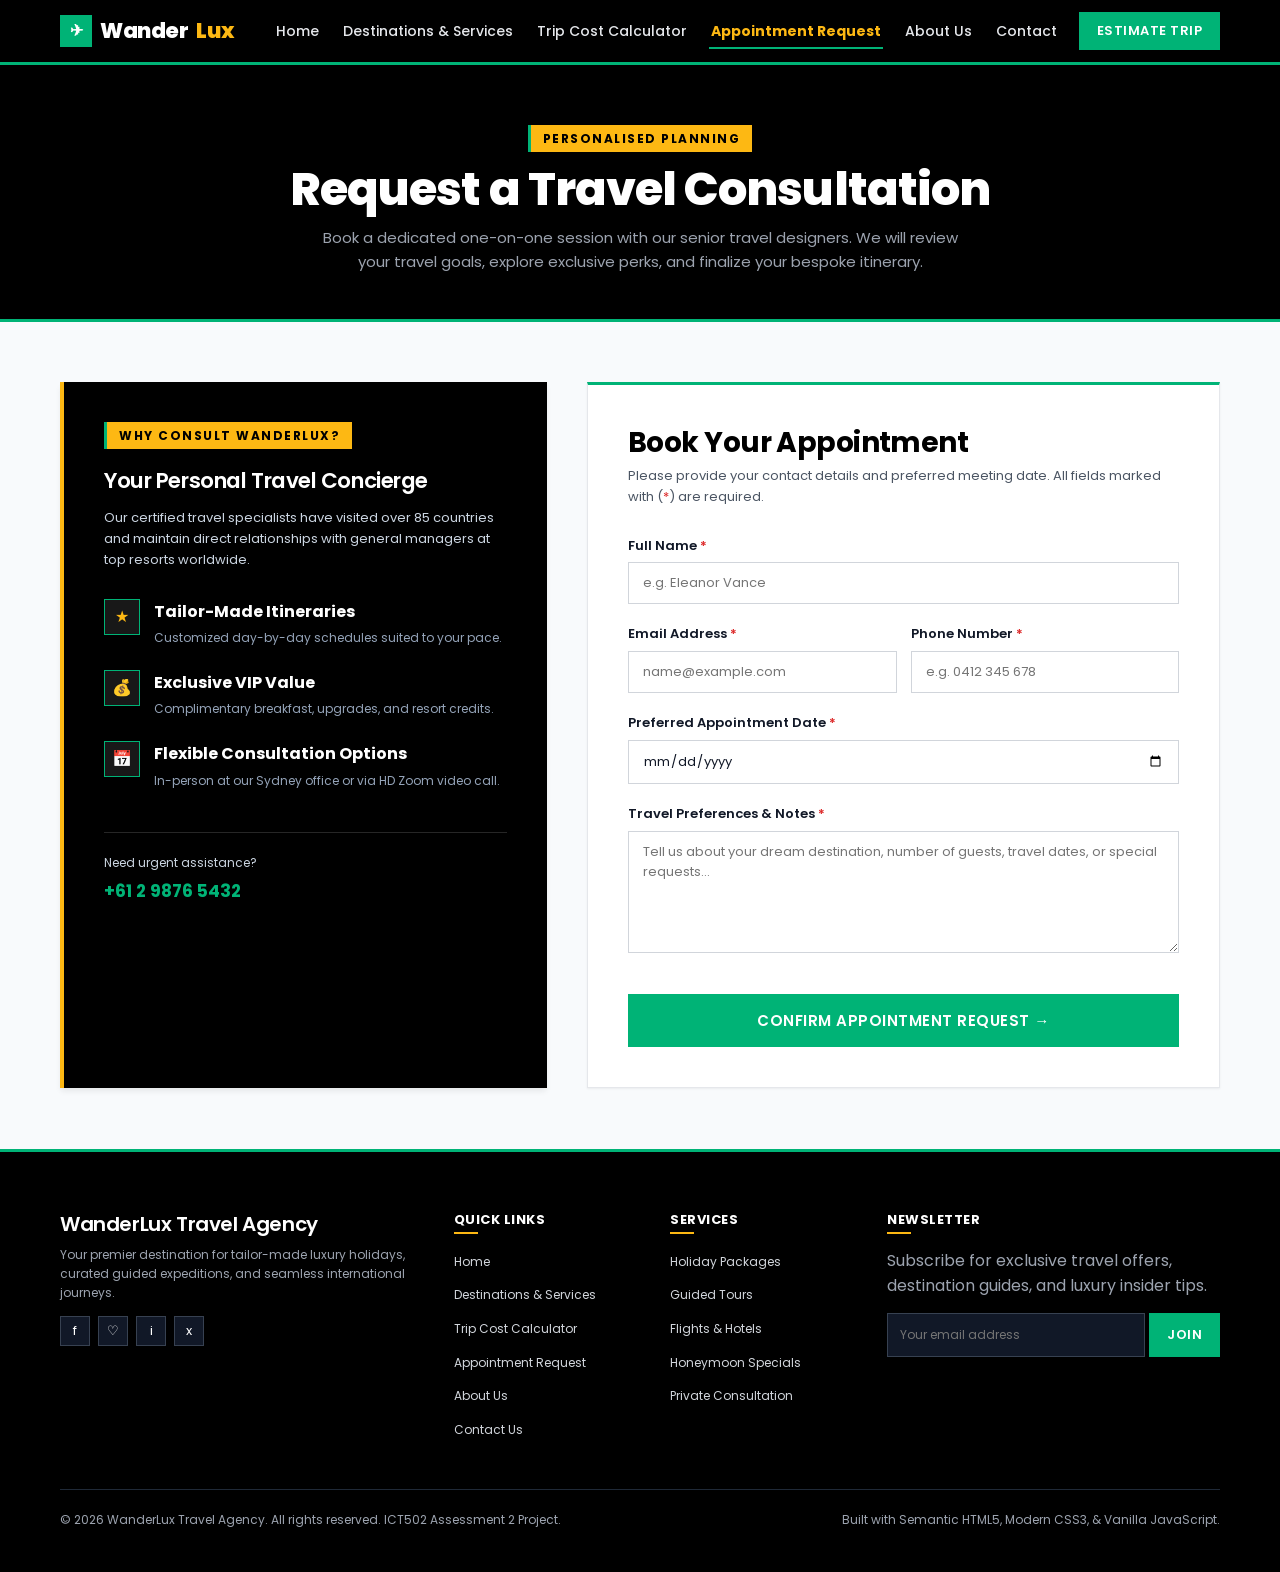
<file: appointment.html>
<!DOCTYPE html>
<html lang="en">
<head>
  <meta charset="UTF-8">
  <meta name="viewport" content="width=device-width, initial-scale=1.0">
  <meta name="description" content="Schedule a personalized holiday planning appointment with WanderLux travel consultants. Available in-person or via virtual video consultation.">
  <meta name="keywords" content="book travel consultant, travel appointment, holiday planning meeting, WanderLux booking">
  <meta name="author" content="WanderLux Travel Agency">
  <title>Appointment Request | WanderLux Travel Agency</title>
  
    <!-- Google Fonts: Poppins -->
  <link rel="preconnect" href="https://fonts.googleapis.com">
  <link rel="preconnect" href="https://fonts.gstatic.com" crossorigin>
  <link href="https://fonts.googleapis.com/css2?family=Poppins:wght@300;400;500;600;700;800&display=swap" rel="stylesheet">
  <!-- CSS Stylesheets -->
  <link rel="stylesheet" href="css/style.css">
  <link rel="stylesheet" href="css/animations.css">
  <link rel="stylesheet" href="css/responsive.css">
</head>
<body>

  <!-- ==================== Header & Navigation ==================== -->
  <header class="site-header" role="banner">
    <div class="container header-inner">
      <a href="index.html" class="brand-logo" aria-label="WanderLux Travel Agency Home">
        <div class="logo-icon">&#9992;</div>
        Wander<span>Lux</span>
      </a>

      <button class="mobile-nav-toggle" aria-expanded="false" aria-controls="main-navigation" aria-label="Toggle navigation menu">
        &#9776;
      </button>

      <nav class="main-nav" id="main-navigation" role="navigation" aria-label="Main Navigation">
        <ul class="nav-links">
          <li><a href="index.html" class="nav-link">Home</a></li>
          <li><a href="services.html" class="nav-link">Destinations & Services</a></li>
          <li><a href="calculator.html" class="nav-link">Trip Cost Calculator</a></li>
          <li><a href="appointment.html" class="nav-link active">Appointment Request</a></li>
          <li><a href="about.html" class="nav-link">About Us</a></li>
          <li><a href="contact.html" class="nav-link">Contact</a></li>
        </ul>
        <a href="calculator.html" class="btn btn-primary header-cta">Estimate Trip</a>
      </nav>
    </div>
  </header>

  <main id="main-content">
    <!-- ==================== Page Hero ==================== -->
    <section class="page-hero">
      <div class="container">
        <span class="section-badge">Personalised Planning</span>
        <h1>Request a Travel Consultation</h1>
        <p>Book a dedicated one-on-one session with our senior travel designers. We will review your travel goals, explore exclusive perks, and finalize your bespoke itinerary.</p>
      </div>
    </section>

    <!-- ==================== Appointment Section ==================== -->
    <section class="section-padding bg-secondary">
      <div class="container">
        <div class="contact-grid">
          
          <!-- Left Info Column -->
          <div class="contact-info-panel reveal-left">
            <span class="section-badge" class="section-badge">Why Consult WanderLux?</span>
            <h3 style="margin-top: 10px; margin-bottom: var(--space-md);">Your Personal Travel Concierge</h3>
            <p style="color: #cbd5e1; font-size: var(--font-size-sm); margin-bottom: var(--space-xl);">
              Our certified travel specialists have visited over 85 countries and maintain direct relationships with general managers at top resorts worldwide.
            </p>

            <div class="contact-item">
              <div class="contact-icon">&#9733;</div>
              <div>
                <strong style="display: block; color: white;">Tailor-Made Itineraries</strong>
                <span style="font-size: var(--font-size-xs); color: #94a3b8;">Customized day-by-day schedules suited to your pace.</span>
              </div>
            </div>

            <div class="contact-item">
              <div class="contact-icon">&#128176;</div>
              <div>
                <strong style="display: block; color: white;">Exclusive VIP Value</strong>
                <span style="font-size: var(--font-size-xs); color: #94a3b8;">Complimentary breakfast, upgrades, and resort credits.</span>
              </div>
            </div>

            <div class="contact-item">
              <div class="contact-icon">&#128197;</div>
              <div>
                <strong style="display: block; color: white;">Flexible Consultation Options</strong>
                <span style="font-size: var(--font-size-xs); color: #94a3b8;">In-person at our Sydney office or via HD Zoom video call.</span>
              </div>
            </div>

            <div style="margin-top: var(--space-2xl); padding-top: var(--space-lg); border-top: 1px solid rgba(255,255,255,0.15);">
              <p style="color: #cbd5e1; font-size: var(--font-size-xs); margin-bottom: 6px;">Need urgent assistance?</p>
              <p style="color: var(--brand-green); font-size: var(--font-size-lg); font-weight: 700; margin-bottom: 0;">+61 2 9876 5432</p>
            </div>
          </div>

          <!-- Right: Appointment Booking Form -->
          <div class="card reveal-right" style="padding: var(--space-2xl);">
            <h2 style="font-size: 1.75rem; margin-bottom: 6px;">Book Your Appointment</h2>
            <p style="color: var(--text-muted); font-size: var(--font-size-sm); margin-bottom: var(--space-xl);">
              Please provide your contact details and preferred meeting date. All fields marked with (<span style="color: var(--error);">*</span>) are required.
            </p>

            <form id="appointment-form" novalidate>
              
              <!-- Full Name -->
              <div class="form-group">
                <label for="appt-name" class="form-label">Full Name <span class="required">*</span></label>
                <input type="text" id="appt-name" class="form-control" placeholder="e.g. Eleanor Vance" required aria-required="true">
                <div class="form-error">Please enter your full name (minimum 2 characters).</div>
              </div>

              <!-- Email and Phone in a Row -->
              <div class="form-row">
                <div class="form-group">
                  <label for="appt-email" class="form-label">Email Address <span class="required">*</span></label>
                  <input type="email" id="appt-email" class="form-control" placeholder="name@example.com" required aria-required="true">
                  <div class="form-error">Please enter a valid email address.</div>
                </div>

                <div class="form-group">
                  <label for="appt-phone" class="form-label">Phone Number <span class="required">*</span></label>
                  <input type="tel" id="appt-phone" class="form-control" placeholder="e.g. 0412 345 678" required aria-required="true">
                  <div class="form-error">Please enter a valid contact phone number.</div>
                </div>
              </div>

              <!-- Preferred Date -->
              <div class="form-group">
                <label for="appt-date" class="form-label">Preferred Appointment Date <span class="required">*</span></label>
                <input type="date" id="appt-date" class="form-control" required aria-required="true">
                <div class="form-error">Please select a future consultation date.</div>
              </div>

              <!-- Message / Details -->
              <div class="form-group">
                <label for="appt-message" class="form-label">Travel Preferences & Notes <span class="required">*</span></label>
                <textarea id="appt-message" class="form-control" rows="5" placeholder="Tell us about your dream destination, number of guests, travel dates, or special requests..." required aria-required="true"></textarea>
                <div class="form-error">Please write a brief summary of your travel plans (minimum 10 characters).</div>
              </div>

              <button type="submit" class="btn btn-primary btn-block btn-lg" style="margin-top: var(--space-md);">
                Confirm Appointment Request &rarr;
              </button>
            </form>
          </div>

        </div>
      </div>
    </section>
  </main>

  <!-- ==================== Footer ==================== -->
  <footer class="site-footer" role="contentinfo">
    <div class="container">
      <div class="footer-grid">
        <div class="footer-brand">
          <h4>WanderLux Travel Agency</h4>
          <p>Your premier destination for tailor-made luxury holidays, curated guided expeditions, and seamless international journeys.</p>
          <div class="social-links">
            <a href="#" class="social-icon" aria-label="Facebook">&#102;</a>
            <a href="#" class="social-icon" aria-label="Instagram">&#9825;</a>
            <a href="#" class="social-icon" aria-label="LinkedIn">&#105;</a>
            <a href="#" class="social-icon" aria-label="Twitter">&#120;</a>
          </div>
        </div>

        <div class="footer-col">
          <h5>Quick Links</h5>
          <ul class="footer-links">
            <li><a href="index.html">Home</a></li>
            <li><a href="services.html">Destinations & Services</a></li>
            <li><a href="calculator.html">Trip Cost Calculator</a></li>
            <li><a href="appointment.html">Appointment Request</a></li>
            <li><a href="about.html">About Us</a></li>
            <li><a href="contact.html">Contact Us</a></li>
          </ul>
        </div>

        <div class="footer-col">
          <h5>Services</h5>
          <ul class="footer-links">
            <li><a href="services.html#holiday-packages">Holiday Packages</a></li>
            <li><a href="services.html#guided-tours">Guided Tours</a></li>
            <li><a href="services.html#flights-hotels">Flights & Hotels</a></li>
            <li><a href="services.html#honeymoon">Honeymoon Specials</a></li>
            <li><a href="appointment.html">Private Consultation</a></li>
          </ul>
        </div>

        <div class="footer-col">
          <h5>Newsletter</h5>
          <p>Subscribe for exclusive travel offers, destination guides, and luxury insider tips.</p>
          <form class="newsletter-form" onsubmit="event.preventDefault(); alert('Thank you for subscribing to WanderLux Travel Newsletter!');">
            <input type="email" placeholder="Your email address" required aria-label="Email address for newsletter">
            <button type="submit" class="btn btn-primary" style="padding: 10px 16px;">Join</button>
          </form>
        </div>
      </div>

      <div class="footer-bottom">
        <p>&copy; <span id="current-year">2026</span> WanderLux Travel Agency. All rights reserved. ICT502 Assessment 2 Project.</p>
        <p>Built with Semantic HTML5, Modern CSS3, & Vanilla JavaScript.</p>
      </div>
    </div>
  </footer>

  <!-- JavaScript Scripts -->
  <script src="js/main.js"></script>
  <script src="js/forms.js"></script>
</body>
</html>
</file>
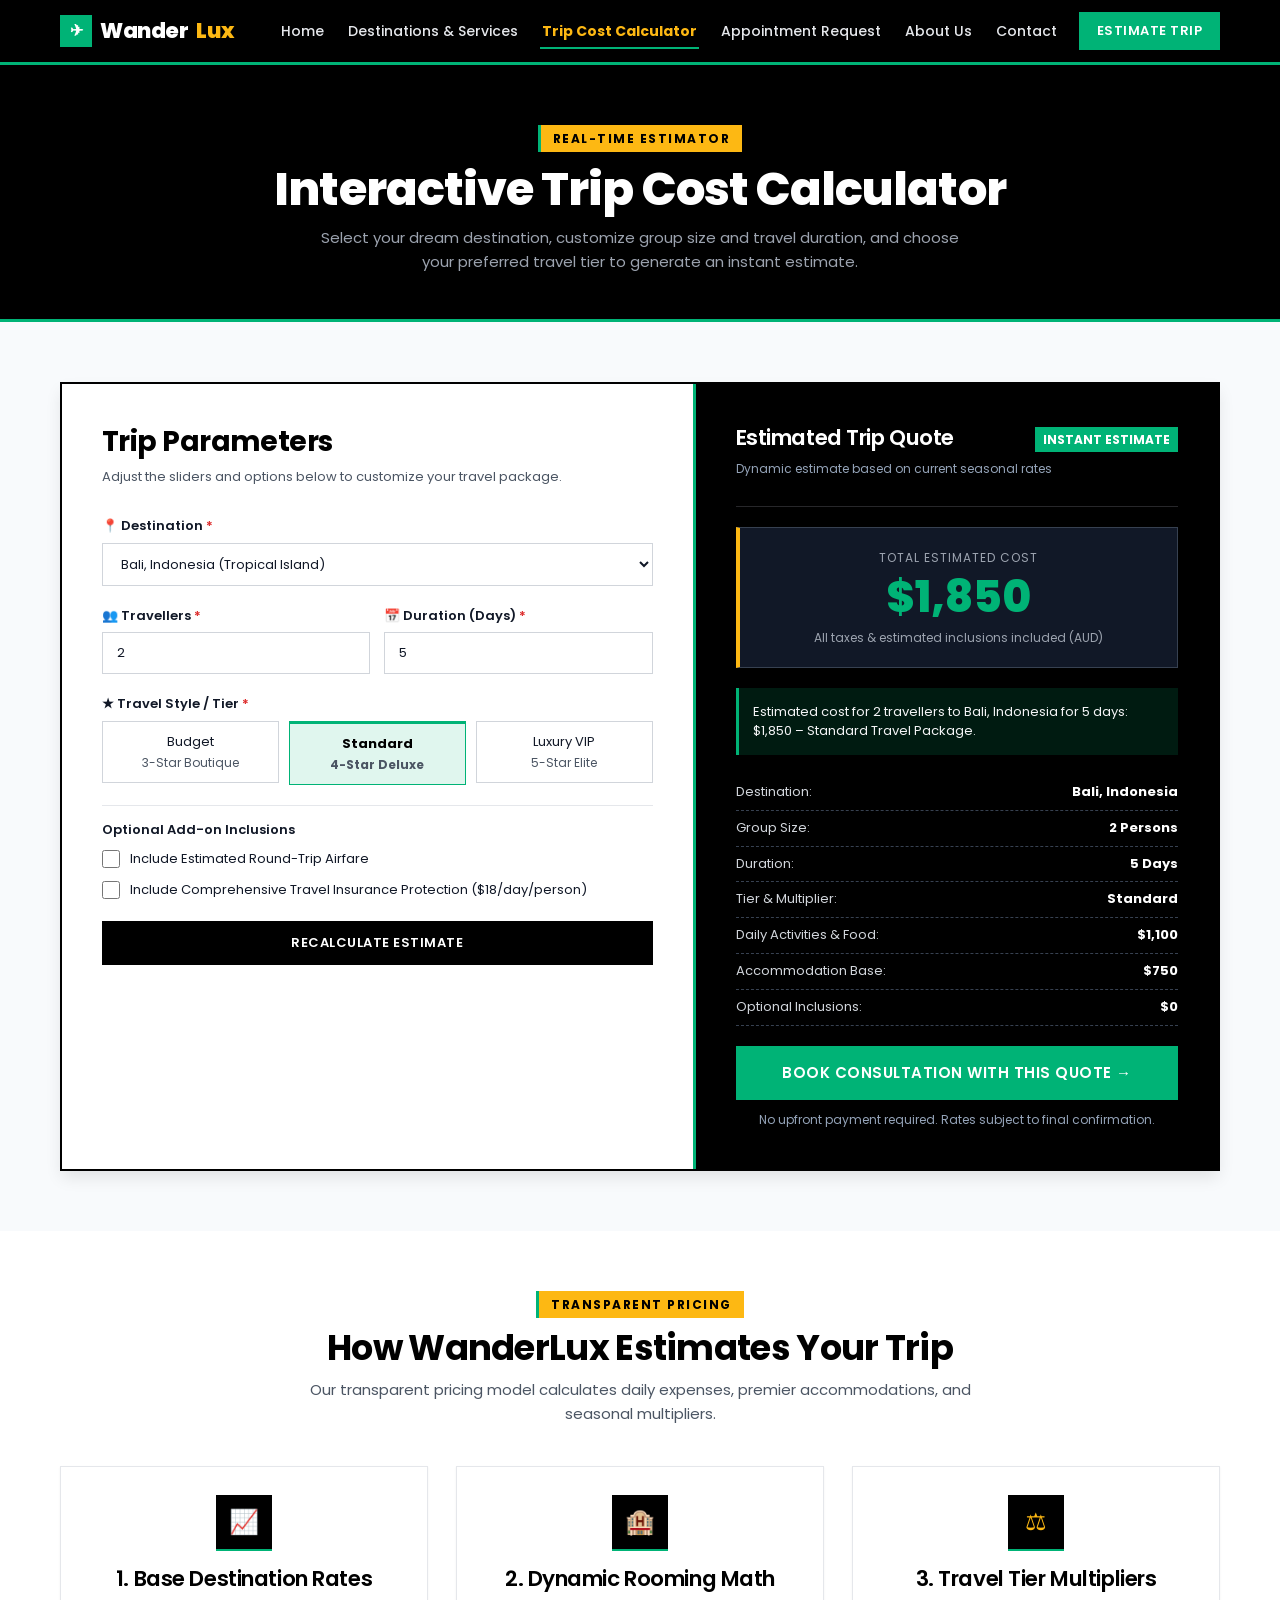
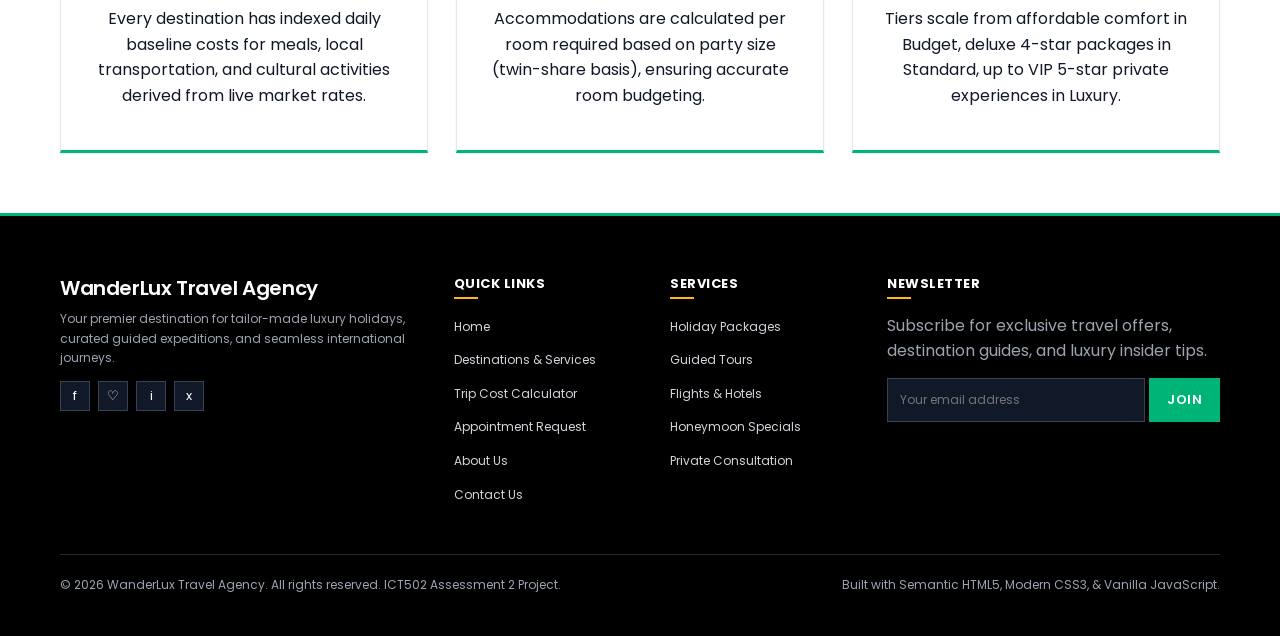
<file: calculator.html>
<!DOCTYPE html>
<html lang="en">
<head>
  <meta charset="UTF-8">
  <meta name="viewport" content="width=device-width, initial-scale=1.0">
  <meta name="description" content="Calculate and estimate your holiday costs with WanderLux's interactive Trip Cost Calculator. Customise destination, travellers, duration, and luxury travel style.">
  <meta name="keywords" content="trip cost calculator, travel budget planner, vacation estimator, WanderLux holiday cost, travel quote">
  <meta name="author" content="WanderLux Travel Agency">
  <title>Trip Cost Calculator | WanderLux Travel Agency</title>
  
    <!-- Google Fonts: Poppins -->
  <link rel="preconnect" href="https://fonts.googleapis.com">
  <link rel="preconnect" href="https://fonts.gstatic.com" crossorigin>
  <link href="https://fonts.googleapis.com/css2?family=Poppins:wght@300;400;500;600;700;800&display=swap" rel="stylesheet">
  <!-- CSS Stylesheets -->
  <link rel="stylesheet" href="css/style.css">
  <link rel="stylesheet" href="css/animations.css">
  <link rel="stylesheet" href="css/responsive.css">
</head>
<body>

  <!-- ==================== Header & Navigation ==================== -->
  <header class="site-header" role="banner">
    <div class="container header-inner">
      <a href="index.html" class="brand-logo" aria-label="WanderLux Travel Agency Home">
        <div class="logo-icon">&#9992;</div>
        Wander<span>Lux</span>
      </a>

      <button class="mobile-nav-toggle" aria-expanded="false" aria-controls="main-navigation" aria-label="Toggle navigation menu">
        &#9776;
      </button>

      <nav class="main-nav" id="main-navigation" role="navigation" aria-label="Main Navigation">
        <ul class="nav-links">
          <li><a href="index.html" class="nav-link">Home</a></li>
          <li><a href="services.html" class="nav-link">Destinations & Services</a></li>
          <li><a href="calculator.html" class="nav-link active">Trip Cost Calculator</a></li>
          <li><a href="appointment.html" class="nav-link">Appointment Request</a></li>
          <li><a href="about.html" class="nav-link">About Us</a></li>
          <li><a href="contact.html" class="nav-link">Contact</a></li>
        </ul>
        <a href="calculator.html" class="btn btn-primary header-cta">Estimate Trip</a>
      </nav>
    </div>
  </header>

  <main id="main-content">
    <!-- ==================== Page Hero ==================== -->
    <section class="page-hero">
      <div class="container">
        <span class="section-badge">Real-Time Estimator</span>
        <h1>Interactive Trip Cost Calculator</h1>
        <p>Select your dream destination, customize group size and travel duration, and choose your preferred travel tier to generate an instant estimate.</p>
      </div>
    </section>

    <!-- ==================== Calculator Main Section ==================== -->
    <section class="section-padding bg-secondary">
      <div class="container">
        
        <div class="calculator-wrapper reveal">
          <div class="calculator-grid">
            
            <!-- Left Side: Interactive Input Form -->
            <div class="calculator-form-side">
              <h2 style="font-size: 1.75rem; margin-bottom: 8px;">Trip Parameters</h2>
              <p style="color: var(--text-muted); font-size: var(--font-size-sm); margin-bottom: var(--space-xl);">
                Adjust the sliders and options below to customize your travel package.
              </p>

              <form id="trip-calculator-form">
                
                <!-- Destination Selection -->
                <div class="form-group">
                  <label for="calc-destination" class="form-label">
                    <span>&#128205;</span> Destination <span class="required">*</span>
                  </label>
                  <select id="calc-destination" class="form-control" aria-label="Select Destination">
                    <option value="bali" selected>Bali, Indonesia (Tropical Island)</option>
                    <option value="paris">Paris, France (Romantic Heritage)</option>
                    <option value="tokyo">Tokyo, Japan (Modern & Cultural)</option>
                    <option value="maldives">Maldives Overwater Resort (Luxury Island)</option>
                    <option value="rome">Rome, Italy (Historical Renaissance)</option>
                    <option value="queenstown">Queenstown, New Zealand (Alpine Adventure)</option>
                    <option value="newyork">New York, USA (Metropolitan Grand)</option>
                    <option value="goldcoast">Gold Coast, Australia (Coastal Sun)</option>
                  </select>
                </div>

                <!-- Number of Travellers & Duration (Row) -->
                <div class="form-row">
                  <div class="form-group">
                    <label for="calc-travelers" class="form-label">
                      <span>&#128101;</span> Travellers <span class="required">*</span>
                    </label>
                    <input type="number" id="calc-travelers" class="form-control" value="2" min="1" max="30" step="1" required aria-label="Number of travellers">
                  </div>

                  <div class="form-group">
                    <label for="calc-days" class="form-label">
                      <span>&#128197;</span> Duration (Days) <span class="required">*</span>
                    </label>
                    <input type="number" id="calc-days" class="form-control" value="5" min="1" max="90" step="1" required aria-label="Number of days">
                  </div>
                </div>

                <!-- Travel Style Radio Selection -->
                <div class="form-group">
                  <label class="form-label">
                    <span>&#9733;</span> Travel Style / Tier <span class="required">*</span>
                  </label>
                  <div class="radio-pill-group">
                    <div>
                      <input type="radio" id="style-budget" name="calc-style" value="budget" class="radio-pill-input">
                      <label for="style-budget" class="radio-pill-label">
                        <span class="radio-pill-title">Budget</span>
                        <span class="radio-pill-desc">3-Star Boutique</span>
                      </label>
                    </div>

                    <div>
                      <input type="radio" id="style-standard" name="calc-style" value="standard" class="radio-pill-input" checked>
                      <label for="style-standard" class="radio-pill-label">
                        <span class="radio-pill-title">Standard</span>
                        <span class="radio-pill-desc">4-Star Deluxe</span>
                      </label>
                    </div>

                    <div>
                      <input type="radio" id="style-luxury" name="calc-style" value="luxury" class="radio-pill-input">
                      <label for="style-luxury" class="radio-pill-label">
                        <span class="radio-pill-title">Luxury VIP</span>
                        <span class="radio-pill-desc">5-Star Elite</span>
                      </label>
                    </div>
                  </div>
                </div>

                <!-- Optional Add-ons -->
                <div class="form-group" style="border-top: 1px solid var(--border-light); padding-top: var(--space-md); margin-top: var(--space-md);">
                  <label class="form-label">Optional Add-on Inclusions</label>
                  
                  <div style="display: flex; flex-direction: column; gap: 10px; margin-top: 8px;">
                    <label style="display: flex; align-items: center; gap: 10px; font-size: var(--font-size-sm); cursor: pointer;">
                      <input type="checkbox" id="calc-flights" style="width: 18px; height: 18px; accent-color: var(--brand-green);">
                      <span>Include Estimated Round-Trip Airfare</span>
                    </label>

                    <label style="display: flex; align-items: center; gap: 10px; font-size: var(--font-size-sm); cursor: pointer;">
                      <input type="checkbox" id="calc-insurance" style="width: 18px; height: 18px; accent-color: var(--brand-green);">
                      <span>Include Comprehensive Travel Insurance Protection ($18/day/person)</span>
                    </label>
                  </div>
                </div>

                <div style="margin-top: var(--space-lg);">
                  <button type="submit" class="btn btn-navy btn-block">Recalculate Estimate</button>
                </div>
              </form>
            </div>

            <!-- Right Side: Real-time Calculation Result -->
            <div class="calculator-result-side">
              <div>
                <div class="result-card-header">
                  <div style="display: flex; justify-content: space-between; align-items: center;">
                    <h3>Estimated Trip Quote</h3>
                    <span class="result-badge">Instant Estimate</span>
                  </div>
                  <p style="font-size: var(--font-size-xs); color: #94a3b8; margin-top: 4px;">Dynamic estimate based on current seasonal rates</p>
                </div>

                <!-- Grand Total Display Box -->
                <div class="price-display-box">
                  <div class="price-label">Total Estimated Cost</div>
                  <div class="price-amount" id="display-total-cost">$2,450</div>
                  <div class="price-subtext">All taxes & estimated inclusions included (AUD)</div>
                </div>

                <!-- Exact Assignment Formatted Summary Statement -->
                <div class="result-summary-note" id="display-summary-note">
                  Estimated cost for 2 travellers to Bali, Indonesia for 5 days: $2,450 – Standard Travel Package.
                </div>

                <!-- Breakdown Breakdown -->
                <div class="breakdown-list">
                  <div class="breakdown-item">
                    <span>Destination:</span>
                    <strong id="breakdown-dest">Bali, Indonesia</strong>
                  </div>
                  <div class="breakdown-item">
                    <span>Group Size:</span>
                    <strong id="breakdown-travelers">2 Persons</strong>
                  </div>
                  <div class="breakdown-item">
                    <span>Duration:</span>
                    <strong id="breakdown-days">5 Days</strong>
                  </div>
                  <div class="breakdown-item">
                    <span>Tier & Multiplier:</span>
                    <strong id="breakdown-style">Standard (1.0x)</strong>
                  </div>
                  <div class="breakdown-item">
                    <span>Daily Activities & Food:</span>
                    <strong id="breakdown-daily-base">$1,100</strong>
                  </div>
                  <div class="breakdown-item">
                    <span>Accommodation Base:</span>
                    <strong id="breakdown-accom">$1,350</strong>
                  </div>
                  <div class="breakdown-item">
                    <span>Optional Inclusions:</span>
                    <strong id="breakdown-addons">$0</strong>
                  </div>
                </div>
              </div>

              <div>
                <a href="appointment.html" id="btn-book-quote" class="btn btn-primary btn-block btn-lg" style="box-shadow: 0 4px 15px rgba(0,0,0,0.3);">
                  Book Consultation With This Quote &rarr;
                </a>
                <p style="text-align: center; font-size: var(--font-size-xs); color: #94a3b8; margin-top: 10px; margin-bottom: 0;">
                  No upfront payment required. Rates subject to final confirmation.
                </p>
              </div>

            </div>

          </div>
        </div>

      </div>
    </section>

    <!-- ==================== How It Works Info ==================== -->
    <section class="section-padding">
      <div class="container">
        <div class="section-title-wrap reveal">
          <span class="section-badge">Transparent Pricing</span>
          <h2 class="section-title">How WanderLux Estimates Your Trip</h2>
          <p class="section-subtitle">Our transparent pricing model calculates daily expenses, premier accommodations, and seasonal multipliers.</p>
        </div>

        <div class="grid-3">
          <div class="feature-box reveal delay-100">
            <div class="feature-icon">&#128200;</div>
            <h3>1. Base Destination Rates</h3>
            <p>Every destination has indexed daily baseline costs for meals, local transportation, and cultural activities derived from live market rates.</p>
          </div>

          <div class="feature-box reveal delay-200">
            <div class="feature-icon">&#127976;</div>
            <h3>2. Dynamic Rooming Math</h3>
            <p>Accommodations are calculated per room required based on party size (twin-share basis), ensuring accurate room budgeting.</p>
          </div>

          <div class="feature-box reveal delay-300">
            <div class="feature-icon">&#9878;</div>
            <h3>3. Travel Tier Multipliers</h3>
            <p>Tiers scale from affordable comfort in Budget, deluxe 4-star packages in Standard, up to VIP 5-star private experiences in Luxury.</p>
          </div>
        </div>
      </div>
    </section>
  </main>

  <!-- ==================== Footer ==================== -->
  <footer class="site-footer" role="contentinfo">
    <div class="container">
      <div class="footer-grid">
        <div class="footer-brand">
          <h4>WanderLux Travel Agency</h4>
          <p>Your premier destination for tailor-made luxury holidays, curated guided expeditions, and seamless international journeys.</p>
          <div class="social-links">
            <a href="#" class="social-icon" aria-label="Facebook">&#102;</a>
            <a href="#" class="social-icon" aria-label="Instagram">&#9825;</a>
            <a href="#" class="social-icon" aria-label="LinkedIn">&#105;</a>
            <a href="#" class="social-icon" aria-label="Twitter">&#120;</a>
          </div>
        </div>

        <div class="footer-col">
          <h5>Quick Links</h5>
          <ul class="footer-links">
            <li><a href="index.html">Home</a></li>
            <li><a href="services.html">Destinations & Services</a></li>
            <li><a href="calculator.html">Trip Cost Calculator</a></li>
            <li><a href="appointment.html">Appointment Request</a></li>
            <li><a href="about.html">About Us</a></li>
            <li><a href="contact.html">Contact Us</a></li>
          </ul>
        </div>

        <div class="footer-col">
          <h5>Services</h5>
          <ul class="footer-links">
            <li><a href="services.html#holiday-packages">Holiday Packages</a></li>
            <li><a href="services.html#guided-tours">Guided Tours</a></li>
            <li><a href="services.html#flights-hotels">Flights & Hotels</a></li>
            <li><a href="services.html#honeymoon">Honeymoon Specials</a></li>
            <li><a href="appointment.html">Private Consultation</a></li>
          </ul>
        </div>

        <div class="footer-col">
          <h5>Newsletter</h5>
          <p>Subscribe for exclusive travel offers, destination guides, and luxury insider tips.</p>
          <form class="newsletter-form" onsubmit="event.preventDefault(); alert('Thank you for subscribing to WanderLux Travel Newsletter!');">
            <input type="email" placeholder="Your email address" required aria-label="Email address for newsletter">
            <button type="submit" class="btn btn-primary" style="padding: 10px 16px;">Join</button>
          </form>
        </div>
      </div>

      <div class="footer-bottom">
        <p>&copy; <span id="current-year">2026</span> WanderLux Travel Agency. All rights reserved. ICT502 Assessment 2 Project.</p>
        <p>Built with Semantic HTML5, Modern CSS3, & Vanilla JavaScript.</p>
      </div>
    </div>
  </footer>

  <!-- JavaScript Scripts -->
  <script src="js/main.js"></script>
  <script src="js/calculator.js"></script>
</body>
</html>
</file>
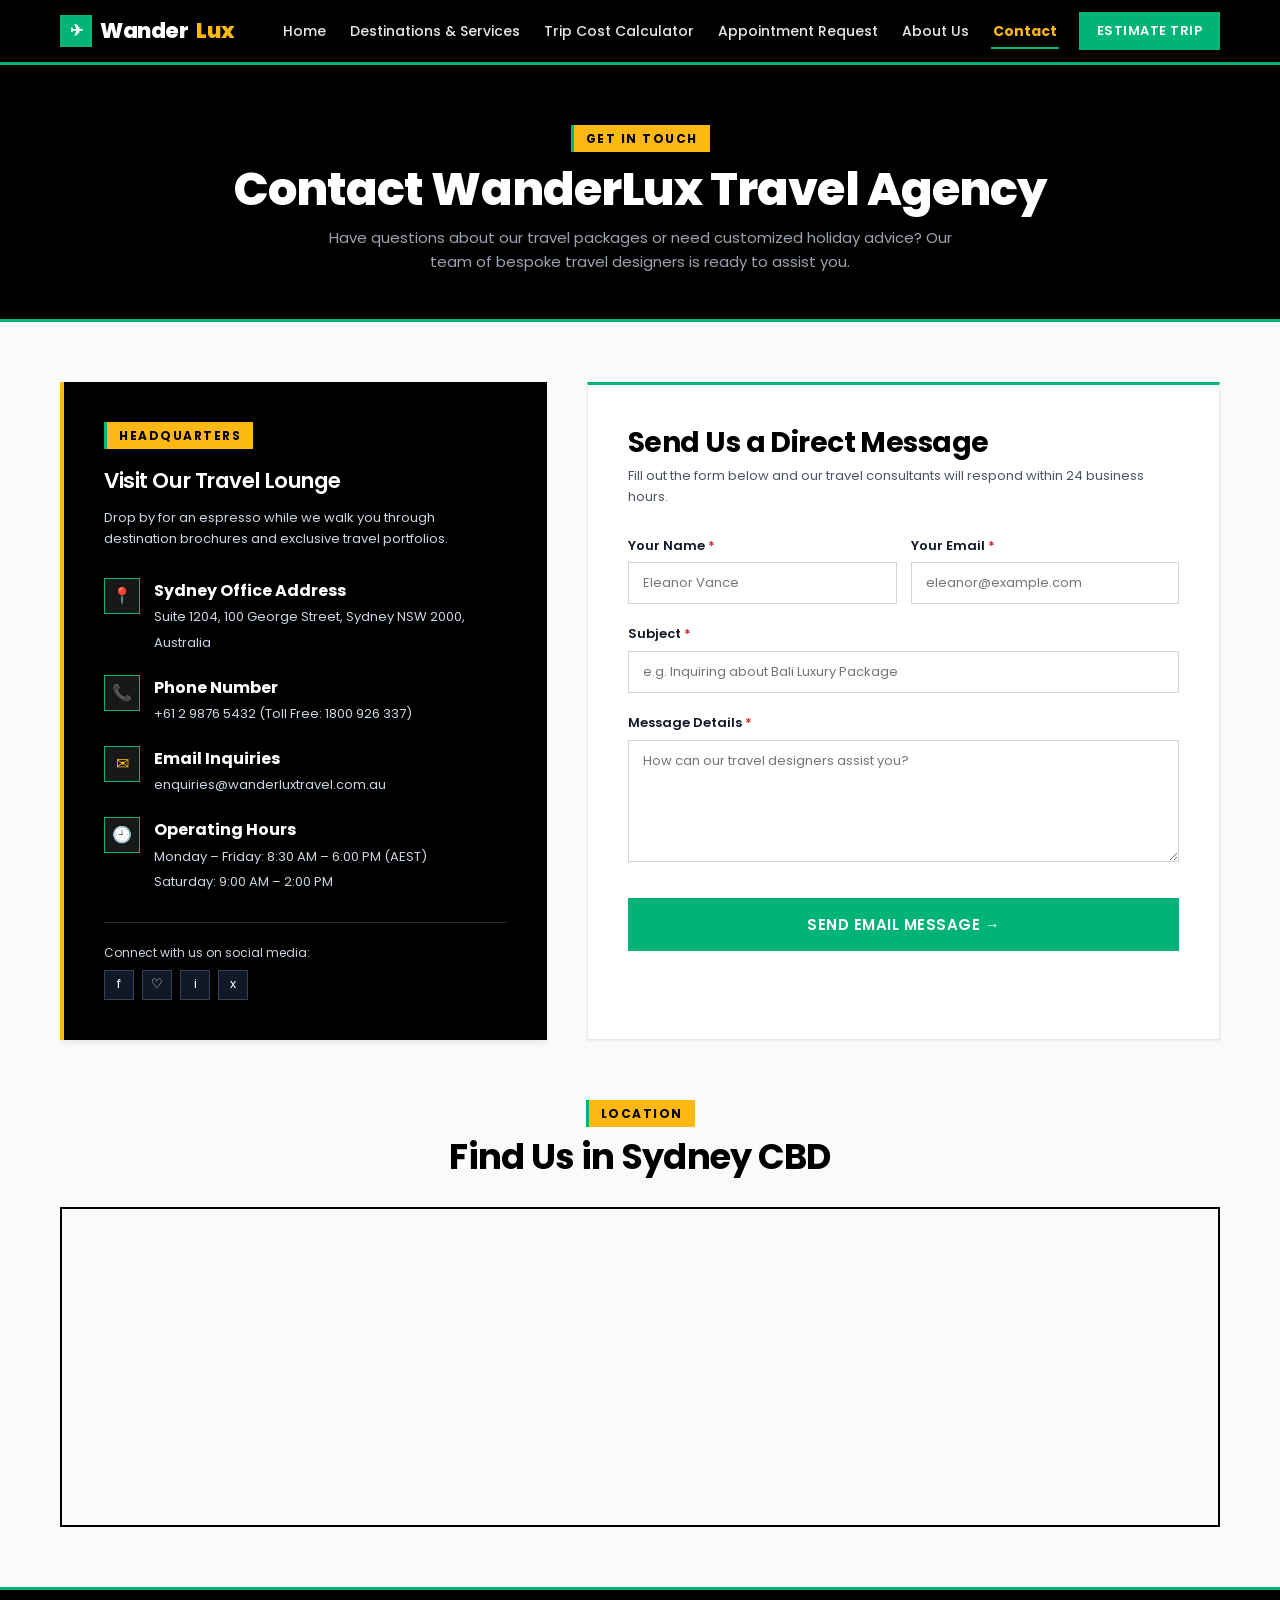
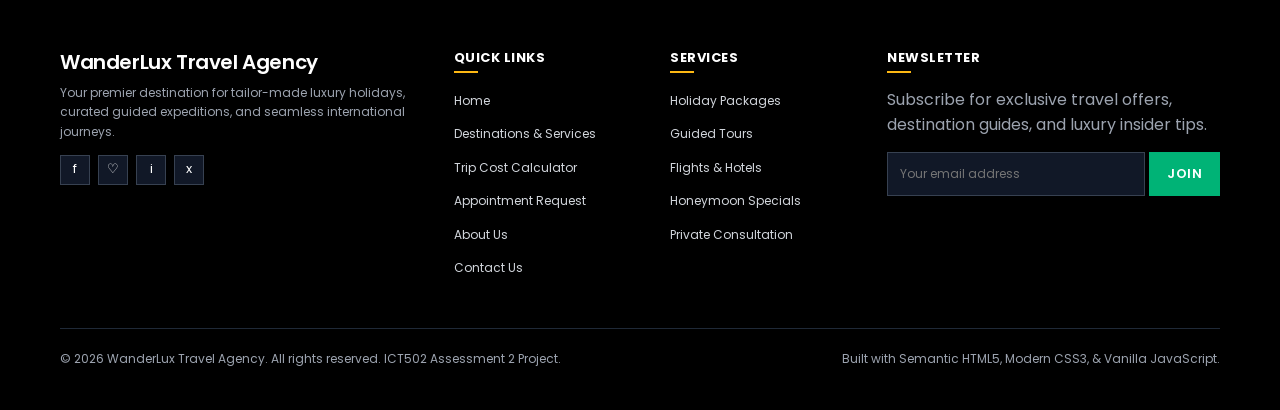
<file: contact.html>
<!DOCTYPE html>
<html lang="en">
<head>
  <meta charset="UTF-8">
  <meta name="viewport" content="width=device-width, initial-scale=1.0">
  <meta name="description" content="Contact WanderLux Travel Agency. Reach out to our Sydney & Melbourne offices via email, phone, or visit us in person. Send an inquiry today.">
  <meta name="keywords" content="contact WanderLux, travel agency Sydney, travel inquiry, customer support, email travel agency">
  <meta name="author" content="WanderLux Travel Agency">
  <title>Contact Us | WanderLux Travel Agency</title>
  
    <!-- Google Fonts: Poppins -->
  <link rel="preconnect" href="https://fonts.googleapis.com">
  <link rel="preconnect" href="https://fonts.gstatic.com" crossorigin>
  <link href="https://fonts.googleapis.com/css2?family=Poppins:wght@300;400;500;600;700;800&display=swap" rel="stylesheet">
  <!-- CSS Stylesheets -->
  <link rel="stylesheet" href="css/style.css">
  <link rel="stylesheet" href="css/animations.css">
  <link rel="stylesheet" href="css/responsive.css">
</head>
<body>

  <!-- ==================== Header & Navigation ==================== -->
  <header class="site-header" role="banner">
    <div class="container header-inner">
      <a href="index.html" class="brand-logo" aria-label="WanderLux Travel Agency Home">
        <div class="logo-icon">&#9992;</div>
        Wander<span>Lux</span>
      </a>

      <button class="mobile-nav-toggle" aria-expanded="false" aria-controls="main-navigation" aria-label="Toggle navigation menu">
        &#9776;
      </button>

      <nav class="main-nav" id="main-navigation" role="navigation" aria-label="Main Navigation">
        <ul class="nav-links">
          <li><a href="index.html" class="nav-link">Home</a></li>
          <li><a href="services.html" class="nav-link">Destinations & Services</a></li>
          <li><a href="calculator.html" class="nav-link">Trip Cost Calculator</a></li>
          <li><a href="appointment.html" class="nav-link">Appointment Request</a></li>
          <li><a href="about.html" class="nav-link">About Us</a></li>
          <li><a href="contact.html" class="nav-link active">Contact</a></li>
        </ul>
        <a href="calculator.html" class="btn btn-primary header-cta">Estimate Trip</a>
      </nav>
    </div>
  </header>

  <main id="main-content">
    <!-- ==================== Page Hero ==================== -->
    <section class="page-hero">
      <div class="container">
        <span class="section-badge">Get in Touch</span>
        <h1>Contact WanderLux Travel Agency</h1>
        <p>Have questions about our travel packages or need customized holiday advice? Our team of bespoke travel designers is ready to assist you.</p>
      </div>
    </section>

    <!-- ==================== Contact Details & Email Form ==================== -->
    <section class="section-padding bg-secondary">
      <div class="container">
        <div class="contact-grid">
          
          <!-- Left Column: Contact Information -->
          <div class="contact-info-panel reveal-left">
            <span class="section-badge" class="section-badge">Headquarters</span>
            <h3 style="margin-top: 10px; margin-bottom: var(--space-md);">Visit Our Travel Lounge</h3>
            <p style="color: #cbd5e1; font-size: var(--font-size-sm); margin-bottom: var(--space-xl);">
              Drop by for an espresso while we walk you through destination brochures and exclusive travel portfolios.
            </p>

            <div class="contact-item">
              <div class="contact-icon">&#128205;</div>
              <div>
                <strong style="color: white; display: block;">Sydney Office Address</strong>
                <span style="color: #cbd5e1; font-size: var(--font-size-sm);">Suite 1204, 100 George Street, Sydney NSW 2000, Australia</span>
              </div>
            </div>

            <div class="contact-item">
              <div class="contact-icon">&#128222;</div>
              <div>
                <strong style="color: white; display: block;">Phone Number</strong>
                <span style="color: #cbd5e1; font-size: var(--font-size-sm);">+61 2 9876 5432 (Toll Free: 1800 926 337)</span>
              </div>
            </div>

            <div class="contact-item">
              <div class="contact-icon">&#9993;</div>
              <div>
                <strong style="color: white; display: block;">Email Inquiries</strong>
                <span style="color: #cbd5e1; font-size: var(--font-size-sm);">enquiries@wanderluxtravel.com.au</span>
              </div>
            </div>

            <div class="contact-item">
              <div class="contact-icon">&#128344;</div>
              <div>
                <strong style="color: white; display: block;">Operating Hours</strong>
                <span style="color: #cbd5e1; font-size: var(--font-size-sm);">Monday – Friday: 8:30 AM – 6:00 PM (AEST)<br>Saturday: 9:00 AM – 2:00 PM</span>
              </div>
            </div>

            <!-- Social Links -->
            <div style="margin-top: var(--space-xl); padding-top: var(--space-lg); border-top: 1px solid rgba(255,255,255,0.15);">
              <span style="color: #cbd5e1; font-size: var(--font-size-xs); display: block; margin-bottom: 8px;">Connect with us on social media:</span>
              <div class="social-links">
                <a href="#" class="social-icon" aria-label="Facebook">&#102;</a>
                <a href="#" class="social-icon" aria-label="Instagram">&#9825;</a>
                <a href="#" class="social-icon" aria-label="LinkedIn">&#105;</a>
                <a href="#" class="social-icon" aria-label="Twitter">&#120;</a>
              </div>
            </div>
          </div>

          <!-- Right Column: Contact & Email Form -->
          <div class="card reveal-right" style="padding: var(--space-2xl);">
            <h2 style="font-size: 1.75rem; margin-bottom: 6px;">Send Us a Direct Message</h2>
            <p style="color: var(--text-muted); font-size: var(--font-size-sm); margin-bottom: var(--space-xl);">
              Fill out the form below and our travel consultants will respond within 24 business hours.
            </p>

            <form id="contact-form" novalidate>
              <div class="form-row">
                <div class="form-group">
                  <label for="contact-name" class="form-label">Your Name <span class="required">*</span></label>
                  <input type="text" id="contact-name" class="form-control" placeholder="Eleanor Vance" required aria-required="true">
                  <div class="form-error">Please enter your full name.</div>
                </div>

                <div class="form-group">
                  <label for="contact-email" class="form-label">Your Email <span class="required">*</span></label>
                  <input type="email" id="contact-email" class="form-control" placeholder="eleanor@example.com" required aria-required="true">
                  <div class="form-error">Please enter a valid email address.</div>
                </div>
              </div>

              <div class="form-group">
                <label for="contact-subject" class="form-label">Subject <span class="required">*</span></label>
                <input type="text" id="contact-subject" class="form-control" placeholder="e.g. Inquiring about Bali Luxury Package" required aria-required="true">
                <div class="form-error">Please enter a subject (minimum 3 characters).</div>
              </div>

              <div class="form-group">
                <label for="contact-message" class="form-label">Message Details <span class="required">*</span></label>
                <textarea id="contact-message" class="form-control" rows="5" placeholder="How can our travel designers assist you?" required aria-required="true"></textarea>
                <div class="form-error">Please enter your message (minimum 10 characters).</div>
              </div>

              <button type="submit" class="btn btn-primary btn-block btn-lg" style="margin-top: var(--space-sm);">
                Send Email Message &rarr;
              </button>
            </form>
          </div>

        </div>

        <!-- ==================== Interactive Embedded Map ==================== -->
        <div class="reveal" style="margin-top: var(--space-3xl);">
          <div class="section-title-wrap" style="margin-bottom: var(--space-lg);">
            <span class="section-badge">Location</span>
            <h2 class="section-title">Find Us in Sydney CBD</h2>
          </div>
          
          <div class="map-container">
            <iframe 
              src="https://www.google.com/maps/embed?pb=!1m18!1m12!1m3!1d3312.9818804670054!2d151.20695507663243!3d-33.86431997322839!2m3!1f0!2f0!3f0!3m2!1i1024!2i768!4f13.1!3m3!1m2!1s0x6b12ae438848d7c9%3A0x6fbcaebcfbfcf61e!2s100%20George%20St%2C%20The%20Rocks%20NSW%202000!5e0!3m2!1sen!2sau!4v1700000000000!5m2!1sen!2sau" 
              title="WanderLux Travel Agency Sydney Location" 
              loading="lazy" 
              referrerpolicy="no-referrer-when-downgrade" 
              aria-label="Google Map showing WanderLux Travel Agency Sydney Office">
            </iframe>
          </div>
        </div>

      </div>
    </section>
  </main>

  <!-- ==================== Footer ==================== -->
  <footer class="site-footer" role="contentinfo">
    <div class="container">
      <div class="footer-grid">
        <div class="footer-brand">
          <h4>WanderLux Travel Agency</h4>
          <p>Your premier destination for tailor-made luxury holidays, curated guided expeditions, and seamless international journeys.</p>
          <div class="social-links">
            <a href="#" class="social-icon" aria-label="Facebook">&#102;</a>
            <a href="#" class="social-icon" aria-label="Instagram">&#9825;</a>
            <a href="#" class="social-icon" aria-label="LinkedIn">&#105;</a>
            <a href="#" class="social-icon" aria-label="Twitter">&#120;</a>
          </div>
        </div>

        <div class="footer-col">
          <h5>Quick Links</h5>
          <ul class="footer-links">
            <li><a href="index.html">Home</a></li>
            <li><a href="services.html">Destinations & Services</a></li>
            <li><a href="calculator.html">Trip Cost Calculator</a></li>
            <li><a href="appointment.html">Appointment Request</a></li>
            <li><a href="about.html">About Us</a></li>
            <li><a href="contact.html">Contact Us</a></li>
          </ul>
        </div>

        <div class="footer-col">
          <h5>Services</h5>
          <ul class="footer-links">
            <li><a href="services.html#holiday-packages">Holiday Packages</a></li>
            <li><a href="services.html#guided-tours">Guided Tours</a></li>
            <li><a href="services.html#flights-hotels">Flights & Hotels</a></li>
            <li><a href="services.html#honeymoon">Honeymoon Specials</a></li>
            <li><a href="appointment.html">Private Consultation</a></li>
          </ul>
        </div>

        <div class="footer-col">
          <h5>Newsletter</h5>
          <p>Subscribe for exclusive travel offers, destination guides, and luxury insider tips.</p>
          <form class="newsletter-form" onsubmit="event.preventDefault(); alert('Thank you for subscribing to WanderLux Travel Newsletter!');">
            <input type="email" placeholder="Your email address" required aria-label="Email address for newsletter">
            <button type="submit" class="btn btn-primary" style="padding: 10px 16px;">Join</button>
          </form>
        </div>
      </div>

      <div class="footer-bottom">
        <p>&copy; <span id="current-year">2026</span> WanderLux Travel Agency. All rights reserved. ICT502 Assessment 2 Project.</p>
        <p>Built with Semantic HTML5, Modern CSS3, & Vanilla JavaScript.</p>
      </div>
    </div>
  </footer>

  <!-- JavaScript Scripts -->
  <script src="js/main.js"></script>
  <script src="js/forms.js"></script>
</body>
</html>
</file>
<file: css/style.css>
/* ==========================================================================
   WanderLux Travel Agency - Main Stylesheet
   Design System: Sharp Geometric Aesthetic | Emerald Green, Black & SISTC Yellow
   Typography: Poppins
   Unit: ICT502 - Internet and Web Development
   ========================================================================== */

/* --------------------------------------------------------------------------
   1. CSS Custom Properties / Design Tokens
   -------------------------------------------------------------------------- */
@import url('https://fonts.googleapis.com/css2?family=Poppins:wght@300;400;500;600;700;800&display=swap');

:root {
  /* Brand Colors */
  --primary-color: #000000;              /* Pitch Black */
  --primary-dark: #0a0a0a;               /* Deep Noir Black */
  --primary-light: #181818;              /* Soft Charcoal */
  
  --brand-green: rgb(0, 179, 118);       /* Primary Emerald Green */
  --brand-green-hover: rgb(0, 153, 101); /* Darker Green */
  --brand-green-light: rgba(0, 179, 118, 0.12); /* Green Tint */
  
  --accent-yellow: #fdb813;              /* SISTC Bright Yellow */
  --accent-yellow-hover: #e5a40a;        /* Darker Yellow */
  --accent-yellow-light: #fff8e1;        /* Light Yellow Tint */
  
  --accent-coral: #ef4444;               /* Warning / Highlight */
  
  /* Neutral Colors */
  --bg-primary: #ffffff;
  --bg-secondary: #f8fafc;
  --bg-tertiary: #f1f5f9;
  --bg-card: #ffffff;
  
  --text-main: #111827;
  --text-muted: #4b5563;
  --text-light: #9ca3af;
  --text-white: #ffffff;
  
  --border-light: #e5e7eb;
  --border-dark: #000000;
  --border-focus: rgb(0, 179, 118);
  
  /* Status Colors */
  --success: rgb(0, 179, 118);
  --error: #dc2626;
  --warning: #fdb813;
  --info: #0284c7;

  /* Typography */
  --font-family-base: 'Poppins', -apple-system, BlinkMacSystemFont, 'Segoe UI', Roboto, sans-serif;
  --font-family-heading: 'Poppins', -apple-system, BlinkMacSystemFont, 'Segoe UI', sans-serif;
  
  --font-size-xs: 0.75rem;     /* 12px */
  --font-size-sm: 0.8125rem;   /* 13px */
  --font-size-base: 0.9375rem; /* 15px */
  --font-size-lg: 1.0625rem;   /* 17px */
  --font-size-xl: 1.25rem;     /* 20px */
  --font-size-2xl: 1.45rem;    /* 23px */
  --font-size-3xl: 1.75rem;    /* 28px */
  --font-size-4xl: 2.15rem;    /* 34px */
  --font-size-5xl: 2.75rem;    /* 44px */

  /* Shadows - Crisp and Geometric */
  --shadow-sm: 0 1px 2px rgba(0, 0, 0, 0.06);
  --shadow-md: 0 4px 6px -1px rgba(0, 0, 0, 0.08);
  --shadow-lg: 0 8px 16px -2px rgba(0, 0, 0, 0.1);
  --shadow-xl: 0 12px 24px -4px rgba(0, 0, 0, 0.14);
  --shadow-green: 0 4px 14px rgba(0, 179, 118, 0.3);

  /* Spacing */
  --space-xs: 0.25rem;
  --space-sm: 0.5rem;
  --space-md: 0.875rem;
  --space-lg: 1.25rem;
  --space-xl: 1.75rem;
  --space-2xl: 2.5rem;
  --space-3xl: 3.75rem;

  /* Transitions */
  --transition-fast: 0.15s ease;
  --transition-normal: 0.25s ease;
  
  /* SHARP EDGES EVERYWHERE (Zero border radius) */
  --radius-sm: 0px;
  --radius-md: 0px;
  --radius-lg: 0px;
  --radius-full: 0px;
  
  /* Container Width */
  --container-max: 1200px;
}

/* --------------------------------------------------------------------------
   2. Reset and Base Rules
   -------------------------------------------------------------------------- */
*, *::before, *::after {
  box-sizing: border-box;
  margin: 0;
  padding: 0;
  border-radius: 0 !important; /* Enforce crisp sharp edges everywhere */
}

html {
  scroll-behavior: smooth;
  font-size: 16px;
}

body {
  font-family: var(--font-family-base);
  color: var(--text-main);
  background-color: var(--bg-primary);
  line-height: 1.6;
  min-height: 100vh;
  display: flex;
  flex-direction: column;
  overflow-x: hidden;
}

main {
  flex: 1 0 auto;
}

img, svg {
  display: block;
  max-width: 100%;
  height: auto;
}

a {
  color: inherit;
  text-decoration: none;
  transition: color var(--transition-fast), background-color var(--transition-fast);
}

ul, ol {
  list-style: none;
}

button, input, select, textarea {
  font-family: inherit;
  font-size: inherit;
  color: inherit;
}

/* --------------------------------------------------------------------------
   3. Typography & Utilities
   -------------------------------------------------------------------------- */
h1, h2, h3, h4, h5, h6 {
  font-family: var(--font-family-heading);
  color: var(--primary-color);
  line-height: 1.25;
  font-weight: 700;
  margin-bottom: var(--space-md);
  letter-spacing: -0.02em;
}

h1 { font-size: clamp(2rem, 4.5vw, 2.9rem); font-weight: 800; }
h2 { font-size: clamp(1.6rem, 3.5vw, 2.2rem); font-weight: 700; }
h3 { font-size: 1.35rem; font-weight: 600; }
h4 { font-size: 1.15rem; font-weight: 600; }

p {
  margin-bottom: var(--space-md);
}

.container {
  width: 100%;
  max-width: var(--container-max);
  margin-left: auto;
  margin-right: auto;
  padding-left: var(--space-lg);
  padding-right: var(--space-lg);
}

.section-padding {
  padding-top: var(--space-3xl);
  padding-bottom: var(--space-3xl);
}

.section-title-wrap {
  text-align: center;
  max-width: 720px;
  margin: 0 auto var(--space-2xl) auto;
}

.section-badge {
  display: inline-block;
  font-size: var(--font-size-xs);
  font-weight: 700;
  text-transform: uppercase;
  letter-spacing: 1.5px;
  color: #000000;
  background-color: var(--accent-yellow);
  padding: 4px 12px;
  margin-bottom: var(--space-sm);
  border-left: 3px solid var(--brand-green);
}

.section-title {
  color: var(--primary-color);
  margin-bottom: var(--space-sm);
}

.section-subtitle {
  color: var(--text-muted);
  font-size: var(--font-size-base);
}

.text-green { color: var(--brand-green); }
.text-yellow { color: var(--accent-yellow); }
.text-center { text-align: center; }
.bg-secondary { background-color: var(--bg-secondary); }
.bg-primary-dark { background-color: var(--primary-color); color: var(--text-white); }

/* --------------------------------------------------------------------------
   4. Buttons & Badges (Sharp Edges)
   -------------------------------------------------------------------------- */
.btn {
  display: inline-flex;
  align-items: center;
  justify-content: center;
  gap: 8px;
  padding: 10px 22px;
  font-size: var(--font-size-sm);
  font-weight: 600;
  text-transform: uppercase;
  letter-spacing: 0.5px;
  border: 2px solid transparent;
  cursor: pointer;
  transition: all var(--transition-fast);
  text-align: center;
  box-shadow: none;
}

.btn-primary {
  background-color: var(--brand-green);
  color: #ffffff;
  border-color: var(--brand-green);
}

.btn-primary:hover, .btn-primary:focus {
  background-color: var(--brand-green-hover);
  border-color: var(--brand-green-hover);
  color: #ffffff;
}

.btn-yellow {
  background-color: var(--accent-yellow);
  color: #000000;
  border-color: var(--accent-yellow);
  font-weight: 700;
}

.btn-yellow:hover, .btn-yellow:focus {
  background-color: var(--accent-yellow-hover);
  border-color: var(--accent-yellow-hover);
}

.btn-navy, .btn-black {
  background-color: var(--primary-color);
  color: var(--text-white);
  border-color: var(--primary-color);
}

.btn-navy:hover, .btn-navy:focus, .btn-black:hover, .btn-black:focus {
  background-color: var(--brand-green);
  border-color: var(--brand-green);
  color: var(--text-white);
}

.btn-outline {
  background-color: transparent;
  color: var(--primary-color);
  border-color: var(--primary-color);
}

.btn-outline:hover, .btn-outline:focus {
  background-color: var(--primary-color);
  color: var(--text-white);
}

.btn-outline-white {
  background-color: transparent;
  color: var(--text-white);
  border-color: var(--text-white);
}

.btn-outline-white:hover, .btn-outline-white:focus {
  background-color: var(--brand-green);
  border-color: var(--brand-green);
  color: var(--text-white);
}

.btn-block {
  width: 100%;
}

.btn-lg {
  padding: 13px 28px;
  font-size: var(--font-size-base);
}

/* --------------------------------------------------------------------------
   5. Navigation Header (Compact Menu)
   -------------------------------------------------------------------------- */
.site-header {
  position: sticky;
  top: 0;
  z-index: 1000;
  background-color: #000000;
  border-bottom: 3px solid var(--brand-green);
  box-shadow: 0 2px 8px rgba(0, 0, 0, 0.15);
  transition: all var(--transition-normal);
}

.header-inner {
  display: flex;
  align-items: center;
  justify-content: space-between;
  height: 62px; /* Smaller, compact height */
}

.brand-logo {
  display: flex;
  align-items: center;
  gap: 8px;
  font-family: var(--font-family-heading);
  font-size: 1.35rem;
  font-weight: 800;
  color: #ffffff;
  letter-spacing: -0.5px;
}

.brand-logo .logo-icon {
  width: 32px;
  height: 32px;
  background-color: var(--brand-green);
  color: white;
  display: flex;
  align-items: center;
  justify-content: center;
  font-size: 16px;
}

.brand-logo span {
  color: var(--accent-yellow);
}

.main-nav {
  display: flex;
  align-items: center;
  gap: var(--space-lg);
}

.nav-links {
  display: flex;
  align-items: center;
  gap: 1.25rem; /* Compact gap */
}

.nav-link {
  font-size: 0.875rem; /* Smaller font */
  font-weight: 500;
  color: #e5e7eb;
  padding: 4px 2px;
  position: relative;
  transition: color var(--transition-fast);
}

.nav-link::after {
  content: '';
  position: absolute;
  bottom: -4px;
  left: 0;
  width: 0;
  height: 2px;
  background-color: var(--brand-green);
  transition: width var(--transition-normal);
}

.nav-link:hover, .nav-link:focus {
  color: var(--accent-yellow);
}

.nav-link:hover::after, .nav-link.active::after {
  width: 100%;
}

.nav-link.active {
  color: var(--accent-yellow);
  font-weight: 700;
}

.header-cta {
  padding: 7px 16px;
  font-size: 0.8125rem;
}

.mobile-nav-toggle {
  display: none;
  background: none;
  border: none;
  font-size: 24px;
  color: #ffffff;
  cursor: pointer;
  padding: 6px;
}

/* --------------------------------------------------------------------------
   6. Hero & Rotating Banner Carousel
   -------------------------------------------------------------------------- */
.hero-slider-section {
  position: relative;
  overflow: hidden;
  background-color: var(--primary-dark);
  min-height: 520px;
  color: var(--text-white);
}

.slider-container {
  position: relative;
  width: 100%;
  height: 520px;
}

.slide {
  position: absolute;
  top: 0;
  left: 0;
  width: 100%;
  height: 100%;
  display: none;
  align-items: center;
}

.slide.active {
  display: flex;
}

.slide-content {
  position: relative;
  z-index: 2;
  max-width: 650px;
  color: var(--text-white);
  padding: var(--space-xl) 0;
}

.slide-content .tagline {
  display: inline-block;
  color: #000000;
  background-color: var(--accent-yellow);
  font-weight: 700;
  letter-spacing: 1.5px;
  text-transform: uppercase;
  font-size: var(--font-size-xs);
  padding: 3px 10px;
  margin-bottom: var(--space-sm);
  border-left: 3px solid var(--brand-green);
}

.slide-content h1 {
  color: var(--text-white);
  margin-bottom: var(--space-md);
}

.slide-content p {
  font-size: var(--font-size-base);
  color: #d1d5db;
  margin-bottom: var(--space-xl);
}

.slide-cta-group {
  display: flex;
  gap: var(--space-md);
  flex-wrap: wrap;
}

/* Slider Controls (Sharp) */
.slider-arrow {
  position: absolute;
  top: 50%;
  transform: translateY(-50%);
  z-index: 10;
  background: rgba(0, 0, 0, 0.7);
  color: white;
  border: 1px solid var(--brand-green);
  width: 42px;
  height: 42px;
  cursor: pointer;
  display: flex;
  align-items: center;
  justify-content: center;
  font-size: 18px;
  transition: all var(--transition-fast);
}

.slider-arrow:hover {
  background: var(--brand-green);
  color: #ffffff;
}

.slider-prev { left: 20px; }
.slider-next { right: 20px; }

.slider-dots {
  position: absolute;
  bottom: 20px;
  left: 50%;
  transform: translateX(-50%);
  z-index: 10;
  display: flex;
  gap: 8px;
}

.dot {
  width: 14px;
  height: 6px;
  background: rgba(255, 255, 255, 0.4);
  border: none;
  cursor: pointer;
  transition: all var(--transition-fast);
}

.dot.active {
  width: 28px;
  background: var(--brand-green);
}

/* Page Header Hero (for subpages) */
.page-hero {
  background: #000000;
  border-bottom: 3px solid var(--brand-green);
  color: var(--text-white);
  padding: 60px 0 45px 0;
  text-align: center;
  position: relative;
}

.page-hero h1 {
  color: var(--text-white);
  margin-bottom: var(--space-sm);
}

.page-hero p {
  color: #9ca3af;
  font-size: var(--font-size-base);
  max-width: 650px;
  margin: 0 auto;
}

/* --------------------------------------------------------------------------
   7. Cards, Grids & Features (Sharp Edges)
   -------------------------------------------------------------------------- */
.grid-3 {
  display: grid;
  grid-template-columns: repeat(auto-fit, minmax(320px, 1fr));
  gap: var(--space-xl);
}

.grid-2 {
  display: grid;
  grid-template-columns: repeat(auto-fit, minmax(380px, 1fr));
  gap: var(--space-xl);
}

.grid-4 {
  display: grid;
  grid-template-columns: repeat(auto-fit, minmax(240px, 1fr));
  gap: var(--space-lg);
}

.card {
  background-color: var(--bg-card);
  overflow: hidden;
  box-shadow: var(--shadow-sm);
  transition: border-color var(--transition-normal);
  border: 1px solid var(--border-light);
  border-top: 3px solid var(--brand-green);
  display: flex;
  flex-direction: column;
}

.card:hover {
  border-color: var(--brand-green);
  box-shadow: var(--shadow-md);
}

.card-img-wrap {
  position: relative;
  overflow: hidden;
  height: 220px;
}

.card-img {
  width: 100%;
  height: 100%;
  object-fit: cover;
}

.card-badge {
  position: absolute;
  top: 12px;
  right: 12px;
  background: #000000;
  color: var(--accent-yellow);
  padding: 3px 10px;
  font-size: var(--font-size-xs);
  font-weight: 700;
  text-transform: uppercase;
  border-left: 2px solid var(--brand-green);
}

.card-body {
  padding: var(--space-lg);
  display: flex;
  flex-direction: column;
  flex-grow: 1;
}

.card-meta {
  display: flex;
  justify-content: space-between;
  align-items: center;
  margin-bottom: var(--space-sm);
  color: var(--text-muted);
  font-size: var(--font-size-xs);
  font-weight: 500;
}

.card-price {
  font-size: var(--font-size-xl);
  font-weight: 700;
  color: var(--primary-color);
}

.card-price span {
  font-size: var(--font-size-xs);
  color: var(--text-muted);
  font-weight: 400;
}

.card-footer {
  margin-top: auto;
  padding-top: var(--space-md);
  border-top: 1px solid var(--border-light);
  display: flex;
  justify-content: space-between;
  align-items: center;
}

/* Feature Icon Box */
.feature-box {
  background: white;
  padding: var(--space-xl);
  box-shadow: var(--shadow-sm);
  border: 1px solid var(--border-light);
  border-bottom: 3px solid var(--brand-green);
  text-align: center;
}

.feature-box:hover {
  border-color: var(--brand-green);
}

.feature-icon {
  width: 56px;
  height: 56px;
  background: #000000;
  color: var(--accent-yellow);
  display: flex;
  align-items: center;
  justify-content: center;
  font-size: 24px;
  margin: 0 auto var(--space-md) auto;
  border-bottom: 2px solid var(--brand-green);
}

/* --------------------------------------------------------------------------
   8. Trip Cost Calculator Component (Sharp)
   -------------------------------------------------------------------------- */
.calculator-wrapper {
  background: white;
  box-shadow: var(--shadow-lg);
  border: 2px solid #000000;
  overflow: hidden;
}

.calculator-grid {
  display: grid;
  grid-template-columns: 1.2fr 1fr;
  min-height: 520px;
}

.calculator-form-side {
  padding: var(--space-2xl);
}

.calculator-result-side {
  background: #000000;
  border-left: 3px solid var(--brand-green);
  color: white;
  padding: var(--space-2xl);
  display: flex;
  flex-direction: column;
  justify-content: space-between;
}

.result-card-header {
  border-bottom: 1px solid #27272a;
  padding-bottom: var(--space-md);
  margin-bottom: var(--space-lg);
}

.result-card-header h3 {
  color: white;
  margin-bottom: 4px;
}

.result-badge {
  display: inline-block;
  background: var(--brand-green);
  color: #ffffff;
  font-size: var(--font-size-xs);
  font-weight: 700;
  text-transform: uppercase;
  padding: 3px 8px;
}

.price-display-box {
  background: #111827;
  border: 1px solid #374151;
  border-left: 4px solid var(--accent-yellow);
  padding: var(--space-lg);
  margin-bottom: var(--space-lg);
  text-align: center;
}

.price-display-box .price-label {
  font-size: var(--font-size-xs);
  color: #9ca3af;
  text-transform: uppercase;
  letter-spacing: 1px;
}

.price-display-box .price-amount {
  font-size: 2.75rem;
  font-weight: 800;
  color: var(--brand-green);
  line-height: 1.1;
  margin: 6px 0;
}

.price-display-box .price-subtext {
  font-size: var(--font-size-xs);
  color: #9ca3af;
}

.breakdown-list {
  margin-bottom: var(--space-lg);
}

.breakdown-item {
  display: flex;
  justify-content: space-between;
  padding: 7px 0;
  border-bottom: 1px dashed #374151;
  font-size: var(--font-size-sm);
  color: #d1d5db;
}

.breakdown-item strong {
  color: white;
}

.result-summary-note {
  background: rgba(0, 179, 118, 0.15);
  border-left: 3px solid var(--brand-green);
  padding: var(--space-md);
  font-size: var(--font-size-sm);
  color: #f3f4f6;
  line-height: 1.5;
  margin-bottom: var(--space-lg);
}

/* --------------------------------------------------------------------------
   9. Forms & Inputs (Sharp)
   -------------------------------------------------------------------------- */
.form-group {
  margin-bottom: var(--space-lg);
  position: relative;
}

.form-label {
  display: block;
  font-weight: 600;
  font-size: var(--font-size-sm);
  color: var(--text-main);
  margin-bottom: 6px;
}

.form-label .required {
  color: var(--error);
}

.form-control {
  width: 100%;
  padding: 10px 14px;
  font-size: var(--font-size-sm);
  border: 1.5px solid #d1d5db;
  background-color: var(--bg-primary);
  color: var(--text-main);
  transition: border-color var(--transition-fast);
}

.form-control:focus {
  outline: none;
  border-color: var(--brand-green);
  box-shadow: 0 0 0 2px rgba(0, 179, 118, 0.2);
}

.form-control.is-invalid {
  border-color: var(--error);
  background-color: #fef2f2;
}

.form-control.is-valid {
  border-color: var(--brand-green);
}

.form-error {
  color: var(--error);
  font-size: var(--font-size-xs);
  margin-top: 4px;
  display: none;
}

.form-control.is-invalid + .form-error,
.form-group.has-error .form-error {
  display: block;
}

.form-row {
  display: grid;
  grid-template-columns: 1fr 1fr;
  gap: var(--space-md);
}

.radio-pill-group {
  display: grid;
  grid-template-columns: repeat(3, 1fr);
  gap: 10px;
}

.radio-pill-label {
  display: flex;
  flex-direction: column;
  align-items: center;
  padding: 10px 8px;
  border: 1.5px solid #d1d5db;
  cursor: pointer;
  text-align: center;
  transition: all var(--transition-fast);
}

.radio-pill-input {
  display: none;
}

.radio-pill-input:checked + .radio-pill-label {
  border-color: var(--brand-green);
  background-color: var(--brand-green-light);
  color: #000000;
  font-weight: 700;
  border-top: 3px solid var(--brand-green);
}

.radio-pill-title {
  font-size: var(--font-size-sm);
}

.radio-pill-desc {
  font-size: var(--font-size-xs);
  color: var(--text-muted);
}

/* Toast Alert Feedback (Sharp) */
.alert-toast {
  position: fixed;
  bottom: 24px;
  right: 24px;
  background: #000000;
  color: #ffffff;
  padding: 14px 20px;
  box-shadow: var(--shadow-xl);
  display: flex;
  align-items: center;
  gap: 12px;
  z-index: 9999;
  border-left: 5px solid var(--brand-green);
  transform: translateY(100px);
  opacity: 0;
  transition: all var(--transition-normal);
}

.alert-toast.show {
  transform: translateY(0);
  opacity: 1;
}

/* --------------------------------------------------------------------------
   10. Team & About Components (Sharp)
   -------------------------------------------------------------------------- */
.team-card {
  text-align: center;
  background: white;
  padding: var(--space-xl) var(--space-lg);
  box-shadow: var(--shadow-sm);
  border: 1px solid var(--border-light);
  border-top: 3px solid var(--brand-green);
}

.team-card:hover {
  border-color: var(--brand-green);
}

.team-avatar {
  width: 100px;
  height: 100px;
  object-fit: cover;
  margin: 0 auto var(--space-md) auto;
  border: 2px solid var(--brand-green);
}

.team-role {
  color: var(--brand-green);
  font-weight: 600;
  font-size: var(--font-size-xs);
  text-transform: uppercase;
  margin-bottom: var(--space-xs);
}

.value-card {
  display: flex;
  gap: var(--space-md);
  padding: var(--space-lg);
  background: var(--bg-secondary);
  border: 1px solid var(--border-light);
  border-left: 4px solid var(--brand-green);
}

.value-icon {
  font-size: 24px;
  color: var(--brand-green);
}

/* --------------------------------------------------------------------------
   11. Contact & Map Components (Sharp)
   -------------------------------------------------------------------------- */
.contact-grid {
  display: grid;
  grid-template-columns: 1fr 1.3fr;
  gap: var(--space-2xl);
}

.contact-info-panel {
  background: #000000;
  border-left: 4px solid var(--accent-yellow);
  color: white;
  padding: var(--space-2xl);
  box-shadow: var(--shadow-md);
}

.contact-info-panel h3 {
  color: white;
}

.contact-item {
  display: flex;
  align-items: flex-start;
  gap: 14px;
  margin-bottom: var(--space-lg);
}

.contact-icon {
  width: 36px;
  height: 36px;
  background: #181818;
  color: var(--accent-yellow);
  border: 1px solid var(--brand-green);
  display: flex;
  align-items: center;
  justify-content: center;
  font-size: 16px;
  flex-shrink: 0;
}

.map-container {
  width: 100%;
  height: 320px;
  border: 2px solid #000000;
  overflow: hidden;
  margin-top: var(--space-xl);
}

.map-container iframe {
  width: 100%;
  height: 100%;
  border: 0;
}

/* --------------------------------------------------------------------------
   12. Testimonials & Stats (Sharp)
   -------------------------------------------------------------------------- */
.stats-banner {
  background: #000000;
  border-top: 3px solid var(--brand-green);
  border-bottom: 3px solid var(--accent-yellow);
  color: white;
  padding: var(--space-2xl) 0;
}

.stats-grid {
  display: grid;
  grid-template-columns: repeat(4, 1fr);
  gap: var(--space-lg);
  text-align: center;
}

.stat-number {
  font-size: var(--font-size-4xl);
  font-weight: 800;
  color: var(--brand-green);
}

.stat-label {
  font-size: var(--font-size-xs);
  color: #9ca3af;
  text-transform: uppercase;
  letter-spacing: 1px;
}

.testimonial-card {
  background: white;
  padding: var(--space-xl);
  box-shadow: var(--shadow-sm);
  border: 1px solid var(--border-light);
  border-left: 4px solid var(--accent-yellow);
  position: relative;
}

.testimonial-author {
  display: flex;
  align-items: center;
  gap: 12px;
  margin-top: var(--space-md);
}

.author-avatar {
  width: 44px;
  height: 44px;
  object-fit: cover;
  border: 1px solid var(--brand-green);
}

.author-name {
  font-weight: 700;
  font-size: var(--font-size-sm);
  color: var(--primary-color);
}

.author-location {
  font-size: var(--font-size-xs);
  color: var(--text-muted);
}

/* --------------------------------------------------------------------------
   13. Footer (Sharp)
   -------------------------------------------------------------------------- */
.site-footer {
  background-color: #000000;
  color: #9ca3af;
  padding-top: var(--space-3xl);
  padding-bottom: var(--space-xl);
  border-top: 3px solid var(--brand-green);
}

.footer-grid {
  display: grid;
  grid-template-columns: 2fr 1fr 1fr 1.5fr;
  gap: var(--space-2xl);
  margin-bottom: var(--space-2xl);
}

.footer-brand h4 {
  color: white;
  font-size: 1.25rem;
  margin-bottom: var(--space-sm);
}

.footer-brand p {
  color: #9ca3af;
  font-size: var(--font-size-xs);
  margin-bottom: var(--space-md);
}

.footer-col h5 {
  color: white;
  font-size: var(--font-size-sm);
  text-transform: uppercase;
  letter-spacing: 0.5px;
  margin-bottom: var(--space-md);
  position: relative;
  padding-bottom: 6px;
}

.footer-col h5::after {
  content: '';
  position: absolute;
  bottom: 0;
  left: 0;
  width: 24px;
  height: 2px;
  background-color: var(--accent-yellow);
}

.footer-links li {
  margin-bottom: 8px;
}

.footer-links a {
  color: #d1d5db;
  font-size: var(--font-size-xs);
  transition: color var(--transition-fast);
}

.footer-links a:hover {
  color: var(--brand-green);
  padding-left: 3px;
}

.newsletter-form {
  display: flex;
  gap: 4px;
}

.newsletter-form input {
  padding: 8px 12px;
  border: 1px solid #374151;
  background: #111827;
  color: white;
  font-size: var(--font-size-xs);
  flex-grow: 1;
}

.newsletter-form input:focus {
  outline: none;
  border-color: var(--brand-green);
}

.footer-bottom {
  border-top: 1px solid #1f2937;
  padding-top: var(--space-lg);
  display: flex;
  justify-content: space-between;
  align-items: center;
  font-size: var(--font-size-xs);
  flex-wrap: wrap;
  gap: var(--space-md);
}

.social-links {
  display: flex;
  gap: 8px;
}

.social-icon {
  width: 30px;
  height: 30px;
  background: #111827;
  border: 1px solid #374151;
  color: white;
  display: flex;
  align-items: center;
  justify-content: center;
  font-size: 13px;
  transition: all var(--transition-fast);
}

.social-icon:hover {
  background: var(--brand-green);
  border-color: var(--brand-green);
  color: #ffffff;
}
</file>
<file: css/animations.css>
/* ==========================================================================
   WanderLux Travel Agency - Scroll Animations
   Smooth, snappy scroll reveal using Intersection Observer
   Unit: ICT502 - Internet and Web Development
   ========================================================================== */

/* --------------------------------------------------------------------------
   1. Scroll Reveal Classes (Fast, smooth, and modern)
   -------------------------------------------------------------------------- */
.reveal {
  opacity: 0;
  transform: translateY(24px);
  transition: opacity 0.45s ease-out, transform 0.45s ease-out;
  will-change: opacity, transform;
}

.reveal.active {
  opacity: 1;
  transform: translateY(0);
}

.reveal-left {
  opacity: 0;
  transform: translateX(-24px);
  transition: opacity 0.45s ease-out, transform 0.45s ease-out;
  will-change: opacity, transform;
}

.reveal-left.active {
  opacity: 1;
  transform: translateX(0);
}

.reveal-right {
  opacity: 0;
  transform: translateX(24px);
  transition: opacity 0.45s ease-out, transform 0.45s ease-out;
  will-change: opacity, transform;
}

.reveal-right.active {
  opacity: 1;
  transform: translateX(0);
}

.reveal-zoom {
  opacity: 0;
  transform: scale(0.96);
  transition: opacity 0.45s ease-out, transform 0.45s ease-out;
  will-change: opacity, transform;
}

.reveal-zoom.active {
  opacity: 1;
  transform: scale(1);
}

/* Stagger Delays */
.delay-100 { transition-delay: 80ms; }
.delay-200 { transition-delay: 160ms; }
.delay-300 { transition-delay: 240ms; }
.delay-400 { transition-delay: 320ms; }

/* --------------------------------------------------------------------------
   2. Accessibility: Reduced Motion
   -------------------------------------------------------------------------- */
@media (prefers-reduced-motion: reduce) {
  .reveal, .reveal-left, .reveal-right, .reveal-zoom {
    opacity: 1 !important;
    transform: none !important;
    transition: none !important;
  }
}
</file>
<file: css/responsive.css>
/* ==========================================================================
   WanderLux Travel Agency - Responsive Media Queries
   Unit: ICT502 - Internet and Web Development
   ========================================================================== */

/* --------------------------------------------------------------------------
   Desktop & Tablet Landscape (<= 1024px)
   -------------------------------------------------------------------------- */
@media (max-width: 1024px) {
  :root {
    --space-3xl: 3rem;
    --space-2xl: 2rem;
  }

  .calculator-grid {
    grid-template-columns: 1fr;
  }

  .calculator-result-side {
    border-left: none;
    border-top: 3px solid var(--brand-green);
  }

  .footer-grid {
    grid-template-columns: 1fr 1fr;
    gap: var(--space-xl);
  }

  .footer-brand {
    grid-column: span 2;
  }

  .stats-grid {
    grid-template-columns: repeat(2, 1fr);
    gap: var(--space-xl);
  }
}

/* --------------------------------------------------------------------------
   Tablet Portrait & Large Mobile (<= 768px)
   -------------------------------------------------------------------------- */
@media (max-width: 768px) {
  :root {
    --space-3xl: 2.25rem;
    --space-2xl: 1.5rem;
  }

  /* Compact Mobile Navigation Drawer */
  .mobile-nav-toggle {
    display: block;
  }

  .main-nav {
    position: fixed;
    top: 62px; /* Matches compact header height */
    left: 0;
    width: 100%;
    background-color: #000000;
    border-bottom: 3px solid var(--brand-green);
    flex-direction: column;
    padding: var(--space-lg) var(--space-md);
    box-shadow: 0 8px 16px rgba(0, 0, 0, 0.3);
    display: none;
    z-index: 999;
  }

  .main-nav.nav-open {
    display: flex;
  }

  .nav-links {
    flex-direction: column;
    width: 100%;
    gap: var(--space-sm);
    text-align: center;
  }

  .nav-link {
    display: block;
    padding: 8px 0;
    font-size: 0.9375rem;
  }

  .header-cta {
    width: 100%;
    margin-top: var(--space-sm);
  }

  /* Hero adjustments */
  .hero-slider-section, .slider-container {
    min-height: 440px;
    height: 440px;
  }

  .slide-content h1 {
    font-size: 1.85rem;
  }

  .slider-arrow {
    width: 36px;
    height: 36px;
    font-size: 14px;
  }

  .slider-prev { left: 10px; }
  .slider-next { right: 10px; }

  /* Grids */
  .grid-2, .grid-3 {
    grid-template-columns: 1fr;
  }

  .form-row {
    grid-template-columns: 1fr;
  }

  .contact-grid {
    grid-template-columns: 1fr;
  }

  .radio-pill-group {
    grid-template-columns: 1fr;
  }
}

/* --------------------------------------------------------------------------
   Small Mobile Devices (<= 480px)
   -------------------------------------------------------------------------- */
@media (max-width: 480px) {
  .hero-slider-section, .slider-container {
    min-height: 400px;
    height: 400px;
  }

  .slide-content p {
    font-size: 0.875rem;
  }

  .calculator-form-side, .calculator-result-side {
    padding: var(--space-md);
  }

  .price-display-box .price-amount {
    font-size: 2.2rem;
  }

  .footer-grid {
    grid-template-columns: 1fr;
  }

  .footer-brand {
    grid-column: span 1;
  }

  .footer-bottom {
    flex-direction: column;
    text-align: center;
  }

  .stats-grid {
    grid-template-columns: 1fr;
  }
}
</file>
